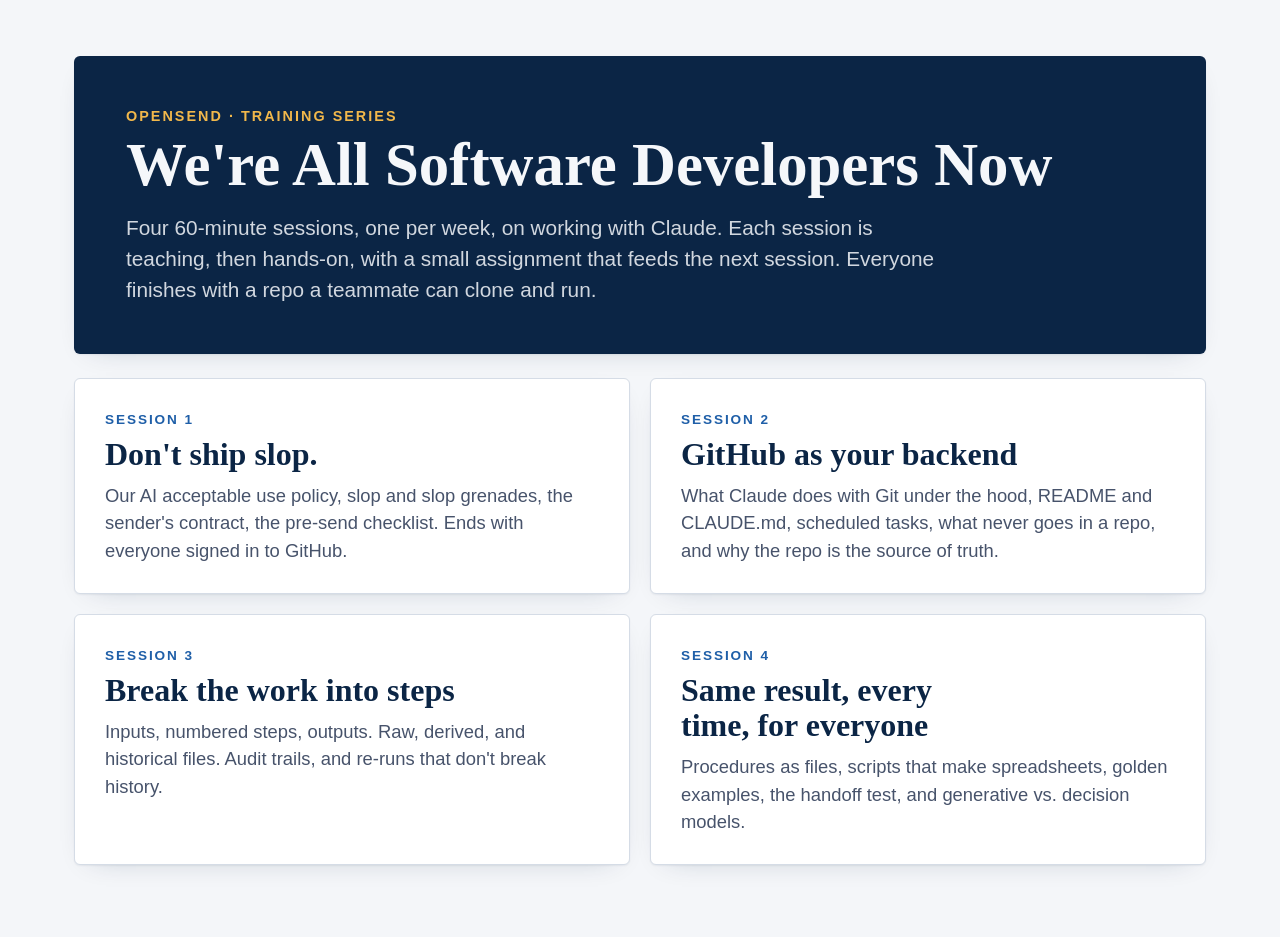
<file: slides/index.html>
<!doctype html>
<html lang="en">
<head>
<meta charset="utf-8">
<meta name="viewport" content="width=device-width, initial-scale=1">
<title>We're All Software Developers Now</title>
<link rel="stylesheet" href="deck.css?v=2026-11-20a">
</head>
<body>
<main class="index-wrap">
  <header class="index-head">
    <span class="eyebrow">Opensend · Training series</span>
    <h1>We're All Software Developers Now</h1>
    <p>Four 60-minute sessions, one per week, on working with Claude. Each session is teaching, then hands-on, with a small assignment that feeds the next session. Everyone finishes with a repo a teammate can clone and run.</p>
  </header>

  <ul class="session-list">
    <li><a href="session-01.html">
      <span class="eyebrow">Session 1</span>
      <h2>Don't ship slop.</h2>
      <p>Our AI acceptable use policy, slop and slop grenades, the sender's contract, the pre-send checklist. Ends with everyone signed in to GitHub.</p>
    </a></li>
    <li><a href="session-02.html">
      <span class="eyebrow">Session 2</span>
      <h2>GitHub as your backend</h2>
      <p>What Claude does with Git under the hood, README and CLAUDE.md, scheduled tasks, what never goes in a repo, and why the repo is the source of truth.</p>
    </a></li>
    <li><a href="session-03.html">
      <span class="eyebrow">Session 3</span>
      <h2>Break the work into steps</h2>
      <p>Inputs, numbered steps, outputs. Raw, derived, and historical files. Audit trails, and re-runs that don't break history.</p>
    </a></li>
    <li><a href="session-04.html">
      <span class="eyebrow">Session 4</span>
      <h2>Same result, every time, for everyone</h2>
      <p>Procedures as files, scripts that make spreadsheets, golden examples, the handoff test, and generative vs. decision models.</p>
    </a></li>
  </ul>

</main>
</body>
</html>
</file>
<file: slides/deck.css>
/*
  Slide deck styles for We're All Software Developers Now.
  Corporate visual system: cool gray ground, white cards,
  navy bands, blue accent, one gold highlight.
  Self-contained: no web fonts, no external requests.
*/
:root{
  color-scheme:light;
  --ground:#f4f6f9; --ground-2:#e9edf3; --card:#ffffff; --card-2:#eef2f7;
  --ink:#14213d; --ink-2:#47536b; --ink-3:#6b7690;
  --green:#1f5fa8; --green-dark:#0b2545; --green-light:#3a7bd5;
  --band:#13315c; --lime:#f2b84b; --lime-dark:#e0a33a; --on-green:#f5f7fa;
  --border:#d5dce6; --border-soft:#e6ebf2;
  --shadow:0 1px 2px rgba(20,33,61,.06), 0 8px 28px -18px rgba(11,37,69,.30);
  --radius:6px;
  /* one slide unit: 1% of the slide width, whatever the window shape */
  --u:min(1vw, 1.6vh);
  --display:Georgia,Cambria,'Times New Roman',serif;
  --body:'Segoe UI','Helvetica Neue',Arial,sans-serif;
  --mono:ui-monospace,'SF Mono',Menlo,Consolas,monospace;
}
*{box-sizing:border-box}
html{-webkit-text-size-adjust:100%}
body{
  margin:0;background:var(--ground);color:var(--ink);
  font-family:var(--body);line-height:1.5;
  -webkit-font-smoothing:antialiased;text-rendering:optimizeLegibility;
}
h1,h2,h3{font-family:var(--display);color:var(--ink);text-wrap:balance;margin:0}
p{margin:0}
strong{font-weight:650;color:var(--ink)}
a{color:var(--green)}
code{white-space:nowrap;font-family:var(--mono);font-size:.9em;background:var(--card-2);border:1px solid var(--border-soft);border-radius:6px;padding:.05em .35em}

/* ---------- slides (stacked: no-JS, print, and the default) ---------- */
.deck{display:flex;flex-direction:column;align-items:center;gap:calc(var(--u)*3);padding:calc(var(--u)*3) 16px}
.slide{
  position:relative;width:min(100%, 160vh);aspect-ratio:16/9;
  background:var(--card);border:1px solid var(--border);border-radius:var(--radius);box-shadow:var(--shadow);
  padding:calc(var(--u)*5) calc(var(--u)*6) calc(var(--u)*7.5);
  display:flex;flex-direction:column;justify-content:center;overflow:hidden;
  font-size:calc(var(--u)*2.1);
}
/* busy slides (step lists, tables) step the type down so nothing overflows */
.slide.top,.slide.dense{font-size:calc(var(--u)*1.6)}
.slide.top ol.steps li,.slide.top ul.points li{--pad:.62em}
.slide.top ol.steps,.slide.top ul.points{margin-top:1.2em}
/* green slides inside a deck are a step lighter than the title (cover) slide */
.slide.band{background:var(--band);color:var(--on-green);border-color:var(--band)}
.slide.band.cover{background:var(--green-dark);border-color:var(--green-dark)}
.slide.band h1,.slide.band h2,.slide.band h3,.slide.band strong{color:var(--on-green)}
.band code{background:rgba(245,247,238,.14);border-color:rgba(245,247,238,.24);color:var(--on-green)}
.band .ask code{background:var(--card-2);border-color:var(--border-soft);color:var(--ink)}
.slide.quiet{background:var(--ground-2)}
.slide.top{justify-content:flex-start}

/* ---------- deck mode (deck.js adds .deck-on) ---------- */
body.deck-on{overflow:hidden;height:100vh}
body.deck-on .deck{height:100vh;justify-content:center;padding:0 16px calc(var(--u)*4)}
body.deck-on .slide{display:none;width:min(100%, 150vh)}
body.deck-on .slide.active{display:flex}
.controls{display:none}
body.deck-on .controls{
  display:flex;position:fixed;left:0;right:0;bottom:0;align-items:center;justify-content:space-between;
  padding:10px 16px;font-size:13px;color:var(--ink-3);
}
.controls a{color:var(--ink-3);text-decoration:none}
.controls a:hover{color:var(--green)}
.controls button{
  font:inherit;color:var(--ink-2);background:var(--card);border:1px solid var(--border);border-radius:99px;
  padding:4px 14px;cursor:pointer;
}
.controls button:hover{border-color:var(--green);color:var(--green-dark)}
.controls .nav{display:flex;align-items:center;gap:10px}
.controls .count{font-variant-numeric:tabular-nums;min-width:4.5em;text-align:center}

/* ---------- type ---------- */
.eyebrow{
  display:inline-flex;align-items:center;gap:.5em;
  font-weight:600;font-size:.62em;letter-spacing:.14em;text-transform:uppercase;color:var(--green);
}
.band .eyebrow{color:var(--lime)}
h1.hero{font-weight:800;font-size:3.1em;line-height:1;letter-spacing:-.01em;margin-top:.25em}
h2.title{font-weight:800;font-size:2.05em;line-height:1.05;margin-top:.2em}
.lede{font-size:1.15em;line-height:1.45;margin-top:.9em;max-width:38em}
.band .lede{color:color-mix(in srgb,var(--on-green) 88%,transparent)}
.copy{color:var(--ink-2);line-height:1.55;margin-top:.8em;max-width:42em}
.fine{font-size:.7em;color:var(--ink-3);margin-top:1.2em}
.band .fine{color:color-mix(in srgb,var(--on-green) 60%,transparent)}
.meta{font-size:.8em;margin-top:1.4em;color:color-mix(in srgb,var(--on-green) 75%,transparent)}

/* the one lime moment: the single ask */
.ask{margin-top:1.1em;align-self:flex-start;background:var(--lime);color:var(--ink);border-radius:10px;padding:.55em .9em;font-weight:650;font-size:.95em}
.band .ask strong{color:var(--ink)}

/* ---------- quote slide ---------- */
blockquote.quote{margin:.35em 0 0;font-family:var(--display);font-weight:800;font-size:2.5em;line-height:1.08;text-wrap:balance;max-width:20em}
.band blockquote.quote{color:var(--on-green)}
.cite{margin-top:1.4em;font-size:.72em;line-height:1.5;color:var(--ink-3)}
.band .cite{color:color-mix(in srgb,var(--on-green) 70%,transparent)}
.band .cite a{color:var(--lime);text-underline-offset:.2em}
.band .cite a:hover{color:var(--on-green)}

/* ---------- cost chart: bars to scale, one segment per 30 minutes ---------- */
.cost{margin-top:1.5em;display:grid;grid-template-columns:auto 1fr auto;column-gap:1em;row-gap:.9em;align-items:center}
.cost + .ask{margin-top:1.8em}
.cost-row{display:contents}
.cost .who{font-weight:650;color:var(--ink);white-space:nowrap;font-size:.9em}
.cost .track{display:flex;align-items:center;gap:.5em;min-width:0}
/* 300 minutes fills the track, leaving room for the label */
.cost .bar{flex:none;height:1.75em;border-radius:6px;width:calc((100% - 5.2em) * var(--m) / 300);
  background:var(--ink) repeating-linear-gradient(90deg,transparent 0 calc(100% * 30 / var(--m) - 3px),var(--card) calc(100% * 30 / var(--m) - 3px) calc(100% * 30 / var(--m)))}
.cost .saved .bar{background:var(--lime);box-shadow:inset 0 0 0 1px var(--lime-dark)}
.cost .val{white-space:nowrap;font-weight:700;color:var(--ink);font-variant-numeric:tabular-nums}
.cost .saved .val{color:var(--green-dark)}
.cost .x{font-family:var(--display);font-weight:800;font-size:1.5em;line-height:1;color:var(--ink);min-width:2.2em;text-align:right;font-variant-numeric:tabular-nums}

/* ---------- lists ---------- */
ul.points{list-style:none;margin:.9em 0 0;padding:0;max-width:44em}
ul.points li{--pad:.42em;position:relative;padding:var(--pad) 0 var(--pad) 1.1em;border-bottom:1px solid var(--border-soft);color:var(--ink-2);line-height:1.45}
ul.points li:last-child{border-bottom:0}
/* marker centered on the first line: padding + half the 1.45 line height */
ul.points li::before{content:"";position:absolute;left:0;top:calc(var(--pad) + .725em);transform:translateY(-50%);width:.42em;height:.42em;border-radius:99px;background:var(--green)}
ul.points strong{color:var(--ink)}
.band ul.points li{color:color-mix(in srgb,var(--on-green) 88%,transparent);border-color:rgba(245,247,238,.14)}
.band ul.points li::before{background:var(--lime)}

ol.steps{list-style:none;margin:.9em 0 0;padding:0;counter-reset:s;max-width:46em}
ol.steps li{--pad:.42em;counter-increment:s;position:relative;padding:var(--pad) 0 var(--pad) 2em;border-bottom:1px solid var(--border-soft);color:var(--ink-2);line-height:1.45}
ol.steps li:last-child{border-bottom:0}
ol.steps li::before{
  content:counter(s);position:absolute;left:0;width:1.35em;height:1.35em;border-radius:99px;
  background:var(--green-dark);color:var(--on-green);font-size:.82em;font-weight:700;line-height:1;
  display:flex;align-items:center;justify-content:center;
  /* centered on the first line of text; the badge's em is .82 of the item's */
  top:calc((var(--pad) + .725em) / .82);transform:translateY(-50%);
}
ol.steps strong{color:var(--ink)}

/* ---------- tables ---------- */
table.agenda{border-collapse:collapse;width:100%;max-width:40em;margin-top:.8em}
.agenda td{padding:.75em 0;border-bottom:1px solid var(--border-soft);vertical-align:baseline}
.agenda tr:last-child td{border-bottom:0}
.agenda .t{font-variant-numeric:tabular-nums;white-space:nowrap;width:5.5em;color:var(--green-dark);font-weight:650}

table.grid{border-collapse:collapse;width:100%;margin-top:1.1em;font-size:.88em;background:var(--card);border:1px solid var(--border);border-radius:var(--radius);overflow:hidden}
.grid th,.grid td{text-align:left;padding:.72em .9em;border-bottom:1px solid var(--border-soft);vertical-align:top}
.grid thead th{background:var(--card-2);font-weight:650;font-size:.72em;letter-spacing:.08em;text-transform:uppercase;color:var(--ink-3)}
.grid tbody tr:last-child td{border-bottom:0}
.grid td:first-child{white-space:nowrap}

/* ---------- blocks ---------- */
.callout{border-left:3px solid var(--green);background:var(--card-2);border-radius:0 var(--radius) var(--radius) 0;padding:.8em 1.1em;margin-top:1em;max-width:44em;color:var(--ink-2)}
.callout .tag{font-size:.62em;font-weight:700;letter-spacing:.12em;text-transform:uppercase;color:var(--green);display:block;margin-bottom:.35em}
.cols{display:grid;grid-template-columns:1fr 1fr;gap:1.2em;margin-top:1em}
.agenda-cols{margin-top:1.3em}
.agenda-cols .panel h3{color:var(--green-dark)}
.agenda-cols ul.points li{--pad:.36em}
.panel{border:1px solid var(--border);border-radius:var(--radius);background:var(--card);padding:.9em 1.1em}
.panel h3{font-size:1.15em;font-weight:800}
.panel.bad{background:var(--card-2)}
.panel.good{border-color:color-mix(in srgb,var(--green) 45%,transparent);background:#eaf1fa}
.panel ul.points{margin-top:.4em}
.pill{display:inline-block;font-size:.62em;font-weight:650;letter-spacing:.06em;text-transform:uppercase;padding:.15em .7em;border-radius:99px;border:1px solid var(--border);background:var(--card-2);color:var(--ink-2);white-space:nowrap;vertical-align:middle}
.pill.go{border-color:color-mix(in srgb,var(--green) 45%,transparent);background:#e3edf8;color:var(--green-dark)}
.pill.new{border-color:var(--lime-dark);background:var(--lime);color:var(--ink)}
.slide-foot{position:absolute;left:calc(var(--u)*6);right:calc(var(--u)*6);bottom:calc(var(--u)*2.2);display:flex;justify-content:space-between;font-size:.55em;letter-spacing:.12em;text-transform:uppercase;color:var(--ink-3)}
.band .slide-foot{color:color-mix(in srgb,var(--on-green) 50%,transparent)}

/* ---------- index page ---------- */
.index-wrap{max-width:1180px;margin:0 auto;padding:56px 24px 72px}
.index-head{background:var(--green-dark);color:var(--on-green);border-radius:var(--radius);padding:48px 52px;box-shadow:var(--shadow)}
.index-head h1{color:var(--on-green);font-weight:800;font-size:clamp(2.4rem,6vw,3.8rem);line-height:1.02;margin-top:6px}
.index-head .eyebrow{font-size:.9rem;color:var(--lime)}
.index-head p{margin-top:16px;font-size:1.3rem;line-height:1.5;color:color-mix(in srgb,var(--on-green) 85%,transparent);max-width:40em}
.session-list{list-style:none;margin:24px 0 0;padding:0;display:grid;grid-template-columns:1fr 1fr;gap:20px}
.session-list a{display:block;height:100%;background:var(--card);border:1px solid var(--border);border-radius:var(--radius);box-shadow:var(--shadow);padding:28px 30px;text-decoration:none;color:var(--ink-2)}
.session-list a:hover{border-color:var(--green)}
.session-list .eyebrow{font-size:.85rem}
.session-list h2{font-weight:800;font-size:2rem;line-height:1.1;color:var(--green-dark);margin-top:6px}
.session-list p{margin-top:10px;font-size:1.15rem;line-height:1.5}
@media (max-width:640px){
  .session-list{grid-template-columns:1fr}
  .index-head{padding:26px 22px}
  .cols{grid-template-columns:1fr}
}

/* ---------- print: one slide per page ---------- */
@media print{
  @page{size:landscape;margin:0}
  body{background:#fff}
  .controls{display:none !important}
  .deck{padding:0;gap:0}
  .slide,body.deck-on .slide{display:flex !important;width:100vw;height:100vh;aspect-ratio:auto;border-radius:0;box-shadow:none;border:0;page-break-after:always;--u:1vw}
}
</file>
